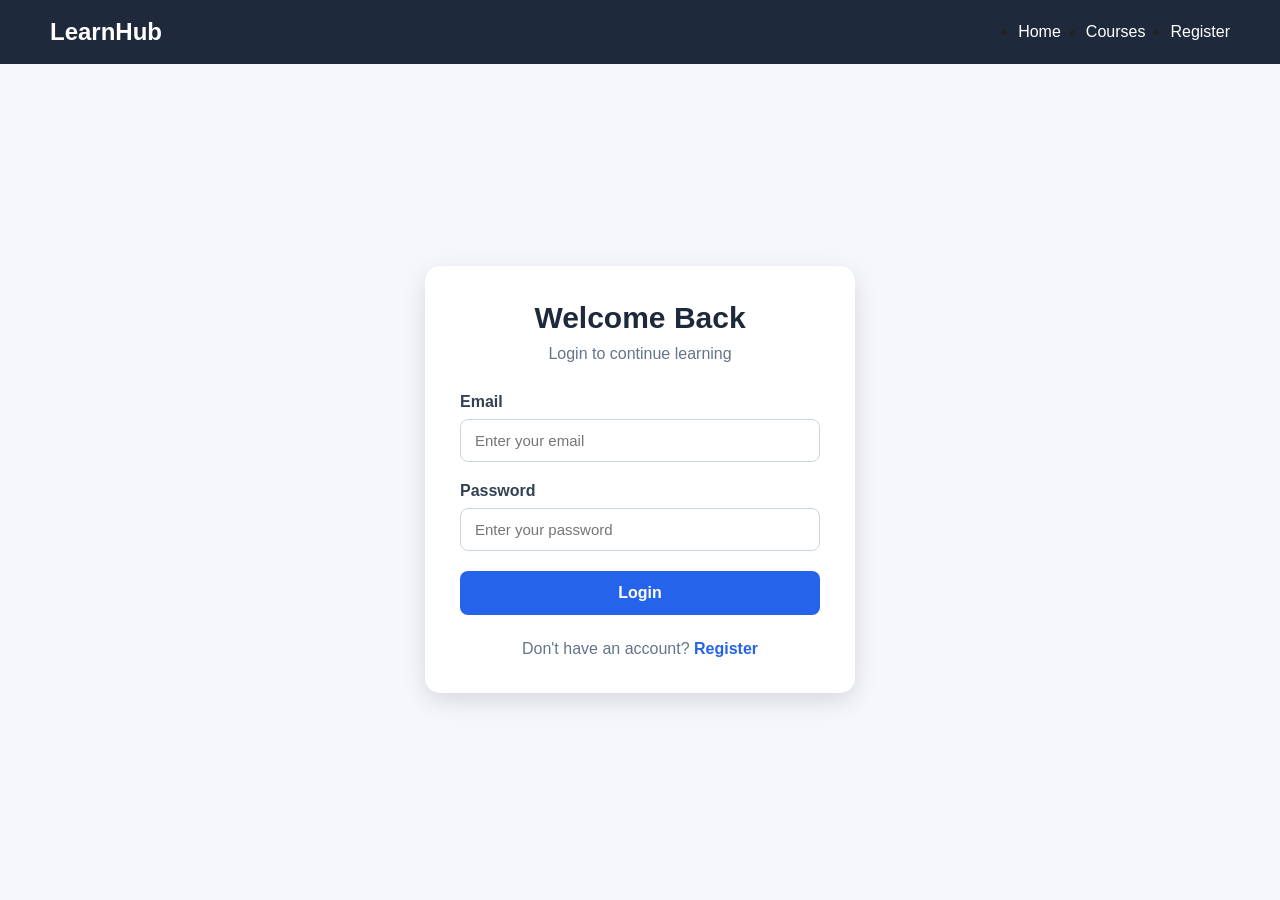
<file: src/main/resources/static/login.html>
<!DOCTYPE html>
<html lang="en">
<head>
    <meta charset="UTF-8">
    <meta name="viewport" content="width=device-width, initial-scale=1.0">

    <title>LearnHub - Login</title>

    <link rel="stylesheet" href="css/style.css">
</head>

<body>

<header>
    <nav class="navbar">

        <div class="logo">
            LearnHub
        </div>

        <ul class="nav-links">

            <li>
                <a href="index.html">
                    Home
                </a>
            </li>

            <li>
                <a href="courses.html">
                    Courses
                </a>
            </li>

            <li>
                <a href="register.html">
                    Register
                </a>
            </li>

        </ul>

    </nav>
</header>


<section class="auth-section">

    <div class="auth-card">

        <h2>Welcome Back</h2>

        <p class="auth-subtitle">
            Login to continue learning
        </p>


        <form id="loginForm">

            <div class="form-group">

                <label for="loginEmail">
                    Email
                </label>

                <input
                    type="email"
                    id="loginEmail"
                    placeholder="Enter your email"
                    required
                >

            </div>


            <div class="form-group">

                <label for="loginPassword">
                    Password
                </label>

                <input
                    type="password"
                    id="loginPassword"
                    placeholder="Enter your password"
                    required
                >

            </div>


            <button type="submit" class="auth-button">
                Login
            </button>

        </form>


        <p id="loginMessage" class="auth-message"></p>


        <p class="auth-footer">

            Don't have an account?

            <a href="register.html">
                Register
            </a>

        </p>

    </div>

</section>


<script src="js/auth.js"></script>

</body>
</html>
</file>
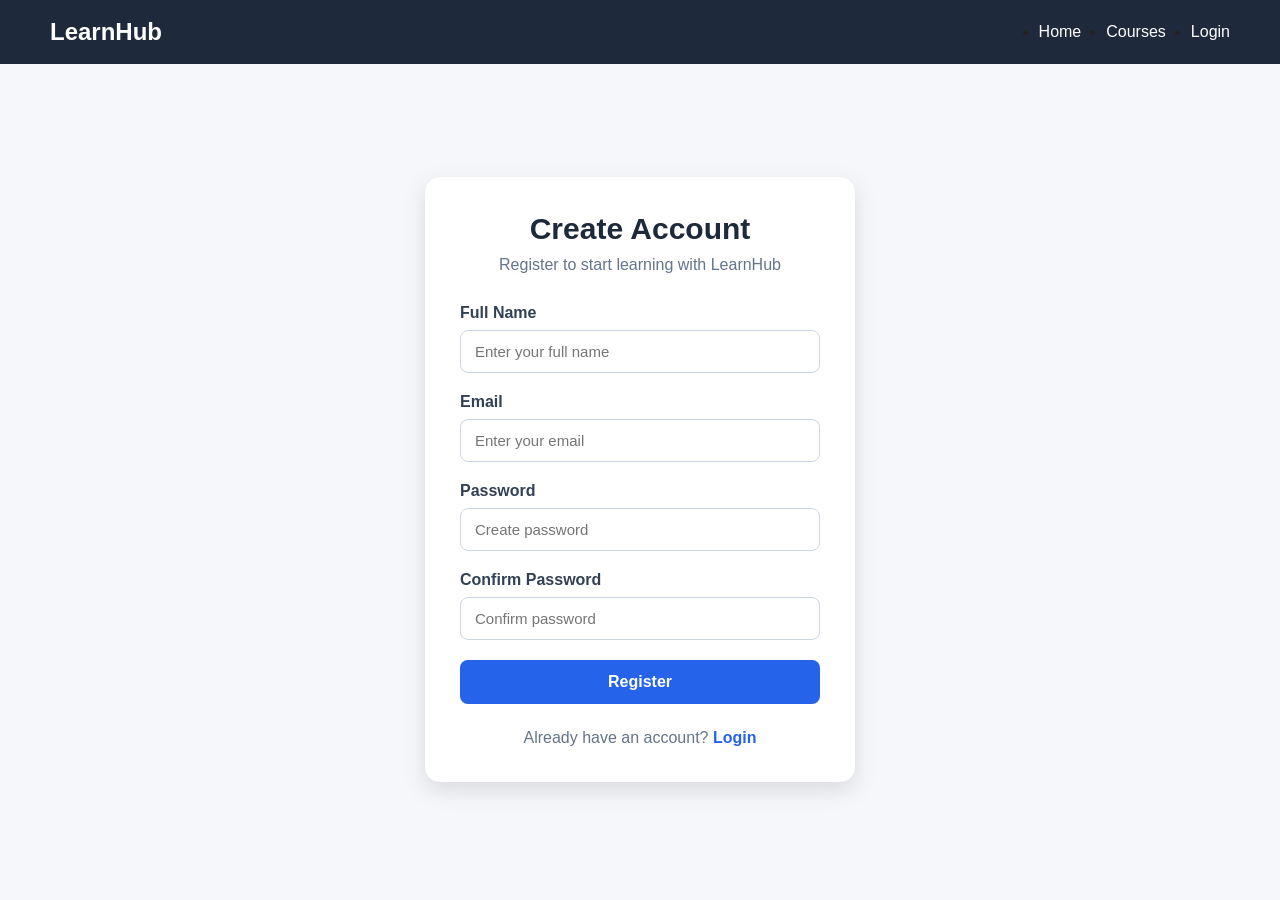
<file: src/main/resources/static/register.html>
<!DOCTYPE html>
<html lang="en">
<head>
    <meta charset="UTF-8">
    <meta name="viewport" content="width=device-width, initial-scale=1.0">

    <title>LearnHub - Register</title>

    <link rel="stylesheet" href="css/style.css">
</head>

<body>

<header>
    <nav class="navbar">

        <div class="logo">
            LearnHub
        </div>

        <ul class="nav-links">
            <li><a href="index.html">Home</a></li>
            <li><a href="courses.html">Courses</a></li>
            <li><a href="login.html">Login</a></li>
        </ul>

    </nav>
</header>


<section class="auth-section">

    <div class="auth-card">

        <h2>Create Account</h2>

        <p class="auth-subtitle">
            Register to start learning with LearnHub
        </p>

        <form id="registerForm">

            <div class="form-group">

                <label for="registerName">
                    Full Name
                </label>

                <input
                    type="text"
                    id="registerName"
                    placeholder="Enter your full name"
                    required
                >

            </div>


            <div class="form-group">

                <label for="registerEmail">
                    Email
                </label>

                <input
                    type="email"
                    id="registerEmail"
                    placeholder="Enter your email"
                    required
                >

            </div>


            <div class="form-group">

                <label for="registerPassword">
                    Password
                </label>

                <input
                    type="password"
                    id="registerPassword"
                    placeholder="Create password"
                    required
                >

            </div>


            <div class="form-group">

                <label for="confirmPassword">
                    Confirm Password
                </label>

                <input
                    type="password"
                    id="confirmPassword"
                    placeholder="Confirm password"
                    required
                >

            </div>


            <button type="submit" class="auth-button">
                Register
            </button>

        </form>


        <p id="registerMessage" class="auth-message"></p>


        <p class="auth-footer">

            Already have an account?

            <a href="login.html">
                Login
            </a>

        </p>

    </div>

</section>


<script src="js/auth.js"></script>

</body>
</html>
</file>
<file: src/main/resources/static/css/style.css>
/* ========================================
   GENERAL
======================================== */

* {
    margin: 0;
    padding: 0;
    box-sizing: border-box;
}


body {

    font-family: Arial, sans-serif;

    background-color: #f5f7fb;

    color: #222;

}


/* ========================================
   NAVBAR
======================================== */

.navbar {

    display: flex;

    justify-content: space-between;

    align-items: center;

    padding: 18px 50px;

    background-color: #1e293b;

}


.logo {

    font-size: 24px;

    font-weight: bold;

    color: white;

}


.nav-links {

    display: flex;

    gap: 25px;

}


.nav-links a {

    text-decoration: none;

    color: white;

    font-size: 16px;

}


.nav-links a:hover {

    color: #60a5fa;

}


/* ========================================
   HERO
======================================== */

.hero {

    min-height: 400px;

    display: flex;

    justify-content: center;

    align-items: center;

    text-align: center;

    padding: 30px;

    background:
        linear-gradient(
            135deg,
            #2563eb,
            #7c3aed
        );

    color: white;

}


.hero-content h1 {

    font-size: 45px;

    margin-bottom: 15px;

}


.hero-content p {

    font-size: 18px;

    margin-bottom: 25px;

}


/* ========================================
   BUTTON
======================================== */

.btn {

    display: inline-block;

    padding: 12px 20px;

    margin-top: 15px;

    background-color: #2563eb;

    color: white;

    text-decoration: none;

    border-radius: 6px;

    border: none;

    cursor: pointer;

}


.btn:hover {

    background-color: #1d4ed8;

}


/* ========================================
   SECTIONS
======================================== */

.featured {

    padding: 50px 30px;

    text-align: center;

}


.featured h1 {

    font-size: 32px;

}


.featured h2 {

    font-size: 30px;

    margin-bottom: 30px;

}


/* ========================================
   COURSE CONTAINER
======================================== */

.course-container {

    display: flex;

    justify-content: center;

    align-items: stretch;

    gap: 25px;

    flex-wrap: wrap;

}


/* ========================================
   COURSE CARD
======================================== */

.course-card {

    width: 280px;

    padding: 25px;

    background-color: white;

    border-radius: 10px;

    box-shadow:
        0 4px 12px
        rgba(0, 0, 0, 0.1);

    text-align: left;

}


.course-card h3 {

    margin-bottom: 15px;

}


.course-card p {

    line-height: 1.6;

}


/* ========================================
   SEARCH
======================================== */

.search-box {

    text-align: center;

    margin-bottom: 20px;

}


#searchInput {

    width: 300px;

    padding: 12px 15px;

    border: 1px solid #ccc;

    border-radius: 6px;

    font-size: 16px;

    outline: none;

}


#searchInput:focus {

    border-color: #2563eb;

}


/* ========================================
   LESSONS
======================================== */

.lesson {

    margin: 12px 0;

    padding: 14px;

    background-color: #f1f5f9;

    border-radius: 8px;

}


.lesson input {

    margin-right: 10px;

    width: 16px;

    height: 16px;

    cursor: pointer;

}


.lesson label {

    cursor: pointer;

}


/* ========================================
   PROGRESS BAR
======================================== */

.progress-box {

    width: 100%;

    height: 20px;

    background-color: #ddd;

    border-radius: 10px;

    overflow: hidden;

}


#progressBar {

    width: 0%;

    height: 100%;

    background-color: #2563eb;

    transition:
        width 0.3s ease;

}


/* ========================================
   COMPLETION MESSAGE
======================================== */

.completion-message {

    display: none;

    max-width: 500px;

    margin: 20px auto;

    padding: 25px;

    background-color: white;

    border-radius: 10px;

    box-shadow:
        0 4px 12px
        rgba(0, 0, 0, 0.1);

    text-align: center;

}


.completion-message h2 {

    margin-bottom: 10px;

}


.completion-message p {

    margin-bottom: 15px;

}


/* ========================================
   MOBILE RESPONSIVE
======================================== */

@media (max-width: 768px) {


    .navbar {

        flex-direction: column;

        gap: 15px;

        padding: 20px;

    }


    .nav-links {

        flex-direction: column;

        align-items: center;

        gap: 10px;

    }


    .hero-content h1 {

        font-size: 32px;

    }


    .course-card {

        width: 100%;

        max-width: 350px;

    }
	
	.course-card {
	    width: 280px;
	    padding: 25px;
	    background-color: white;
	    border-radius: 10px;
	    box-shadow:
	        0 4px 12px
	        rgba(0, 0, 0, 0.1);
	    text-align: left;

	    transition: 0.3s ease;
	}

	.course-card:hover {
	    transform: translateY(-5px);
	    box-shadow:
	        0 8px 20px
	        rgba(0, 0, 0, 0.15);
	}


    #searchInput {

        width: 100%;

        max-width: 350px;

    }

}

/* ========================================
   LEARNING PAGE
======================================== */

.learning-card {
    max-width: 800px;
    margin: 25px auto;
    text-align: left;
}



/* ========================================
   DUMMY VIDEO PLAYER
======================================== */

.dummy-video {
    max-width: 800px;
    margin: 20px auto;
    background: #111827;
    border-radius: 12px;
    overflow: hidden;
    box-shadow: 0 5px 20px rgba(0, 0, 0, 0.2);
}

.video-screen {
    height: 400px;
    display: flex;
    flex-direction: column;
    justify-content: center;
    align-items: center;
    color: white;
    background: linear-gradient(135deg, #111827, #334155);
    text-align: center;
}

.play-button {
    width: 75px;
    height: 75px;
    border-radius: 50%;
    background-color: #2563eb;
    display: flex;
    justify-content: center;
    align-items: center;
    font-size: 30px;
    cursor: pointer;
    margin-bottom: 20px;
}

.play-button:hover {
    background-color: #1d4ed8;
    transform: scale(1.05);
}

.video-screen h3 {
    font-size: 24px;
    margin-bottom: 10px;
}

.video-screen p {
    color: #cbd5e1;
}

.video-controls {
    height: 55px;
    padding: 0 20px;
    display: flex;
    align-items: center;
    gap: 15px;
    color: white;
}

.video-progress {
    flex: 1;
    height: 6px;
    background-color: #475569;
    border-radius: 5px;
}

#videoProgress {
    width: 0%;
    height: 100%;
    background-color: #2563eb;
    border-radius: 5px;
}


/* =================================
   LOGIN & REGISTER
   ================================= */

.auth-section {
    min-height: calc(100vh - 70px);

    display: flex;

    justify-content: center;

    align-items: center;

    padding: 40px 20px;

    background-color: #f5f7fb;
}


.auth-card {
    width: 100%;

    max-width: 430px;

    background-color: white;

    padding: 35px;

    border-radius: 15px;

    box-shadow: 0 8px 25px rgba(0, 0, 0, 0.12);
}


.auth-card h2 {
    text-align: center;

    margin-bottom: 10px;

    font-size: 30px;

    color: #1e293b;
}


.auth-subtitle {
    text-align: center;

    color: #64748b;

    margin-bottom: 30px;
}


.form-group {
    margin-bottom: 20px;
}


.form-group label {
    display: block;

    margin-bottom: 8px;

    font-weight: 600;

    color: #334155;
}


.form-group input {
    width: 100%;

    padding: 12px 14px;

    border: 1px solid #cbd5e1;

    border-radius: 8px;

    font-size: 15px;

    outline: none;

    box-sizing: border-box;
}


.form-group input:focus {
    border-color: #2563eb;

    box-shadow: 0 0 0 2px rgba(37, 99, 235, 0.1);
}


.auth-button {
    width: 100%;

    padding: 13px;

    border: none;

    border-radius: 8px;

    background-color: #2563eb;

    color: white;

    font-size: 16px;

    font-weight: 600;

    cursor: pointer;

    transition: 0.3s;
}


.auth-button:hover {
    background-color: #1d4ed8;
}


.auth-message {
    text-align: center;

    margin-top: 18px;

    font-size: 14px;
}


.auth-message.success {
    color: #16a34a;
}


.auth-message.error {
    color: #dc2626;
}


.auth-footer {
    text-align: center;

    margin-top: 25px;

    color: #64748b;
}


.auth-footer a {
    color: #2563eb;

    text-decoration: none;

    font-weight: 600;
}


.auth-footer a:hover {
    text-decoration: underline;
}


/* Mobile */

@media (max-width: 600px) {

    .auth-card {
        padding: 25px 20px;
    }

    .auth-card h2 {
        font-size: 25px;
    }

}
</file>
